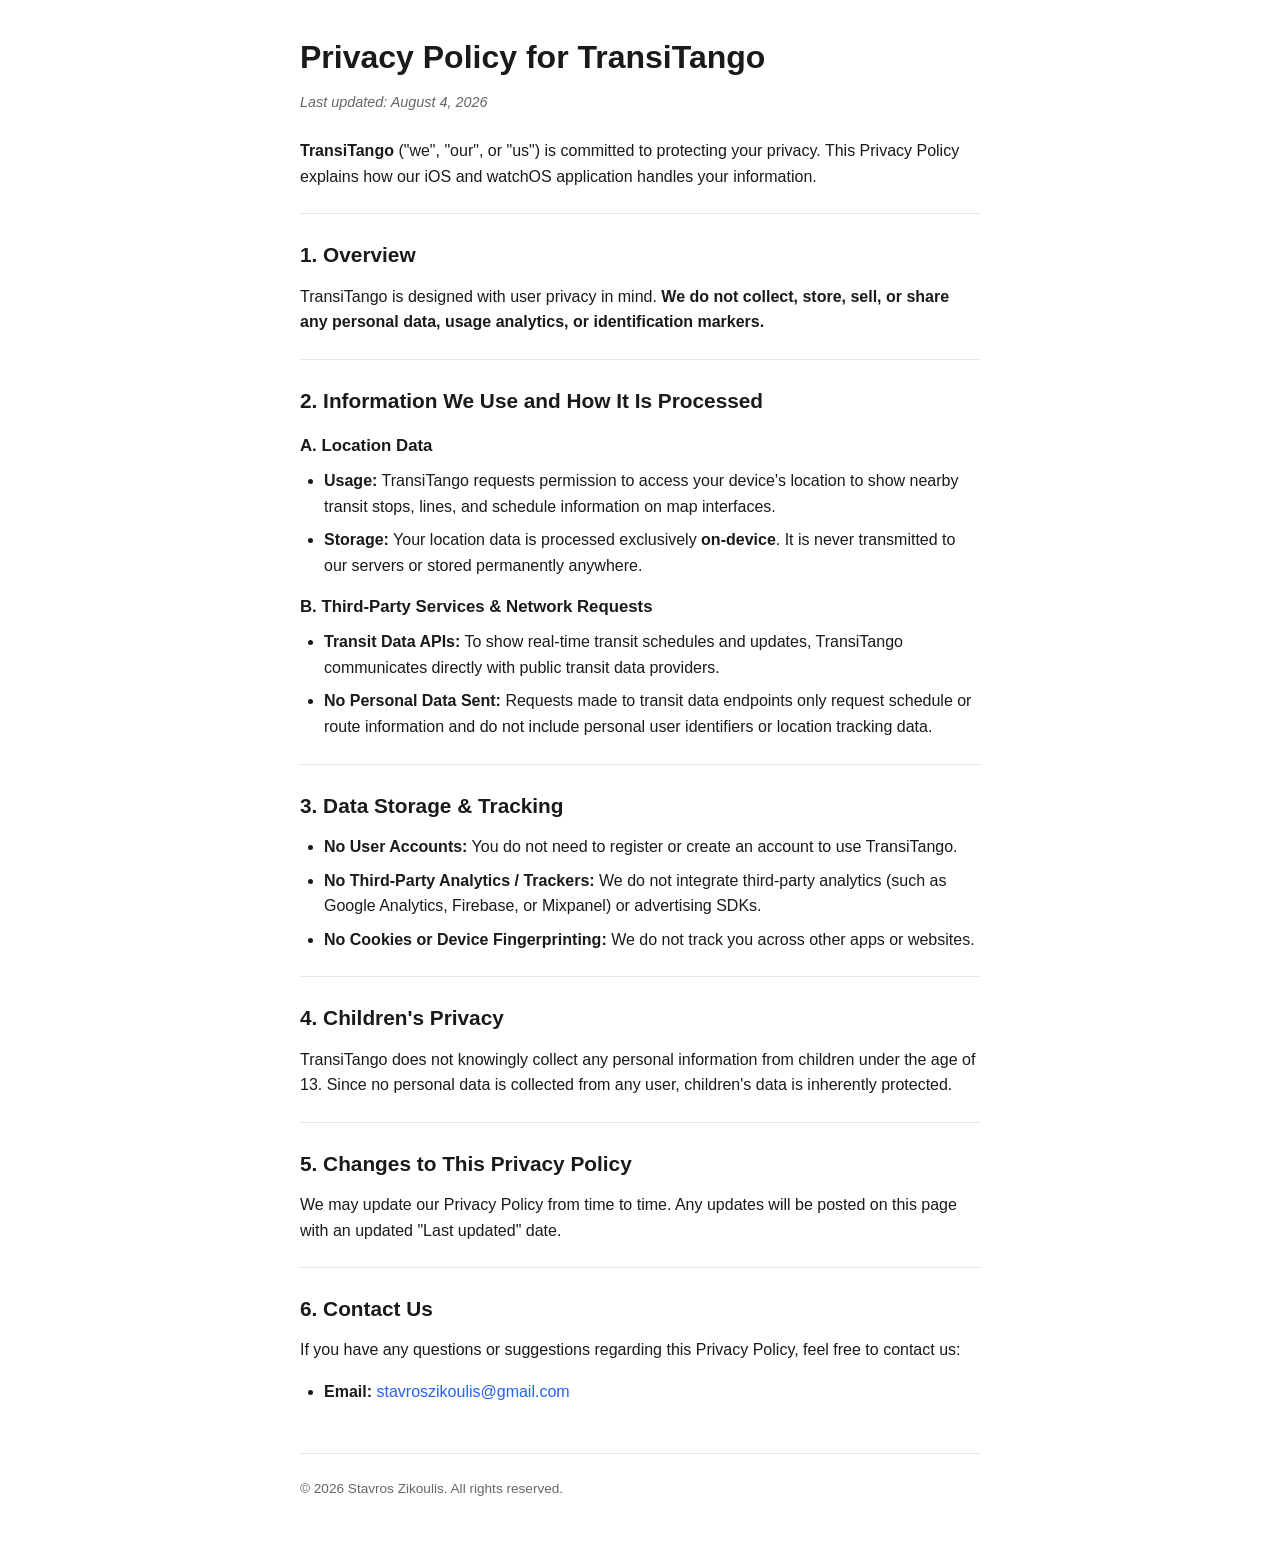
<file: index.html>
<!DOCTYPE html>
<html lang="en">

<head>
  <meta charset="UTF-8">
  <meta name="viewport" content="width=device-width, initial-scale=1.0">
  <title>Privacy Policy - TransiTango</title>
  <style>
    :root {
      --bg: #ffffff;
      --text: #1a1a1a;
      --text-muted: #666666;
      --border: #e5e7eb;
      --link: #2563eb;
    }

    @media (prefers-color-scheme: dark) {
      :root {
        --bg: #0d1117;
        --text: #c9d1d9;
        --text-muted: #8b949e;
        --border: #30363d;
        --link: #58a6ff;
      }
    }

    * {
      box-sizing: border-box;
      margin: 0;
      padding: 0;
    }

    body {
      font-family: -apple-system, BlinkMacSystemFont, "Segoe UI", Roboto, Helvetica, Arial, sans-serif;
      background-color: var(--bg);
      color: var(--text);
      line-height: 1.6;
      padding: 2rem 1rem;
    }

    .container {
      max-width: 680px;
      margin: 0 auto;
    }

    h1 {
      font-size: 2rem;
      font-weight: 700;
      margin-bottom: 0.5rem;
    }

    .date {
      color: var(--text-muted);
      font-size: 0.9rem;
      margin-bottom: 1.5rem;
    }

    hr {
      border: 0;
      border-top: 1px solid var(--border);
      margin: 1.5rem 0;
    }

    h2 {
      font-size: 1.3rem;
      font-weight: 600;
      margin-top: 1.5rem;
      margin-bottom: 0.75rem;
    }

    h3 {
      font-size: 1.05rem;
      font-weight: 600;
      margin-top: 1rem;
      margin-bottom: 0.5rem;
    }

    p {
      margin-bottom: 1rem;
    }

    ul {
      margin-left: 1.5rem;
      margin-bottom: 1rem;
    }

    li {
      margin-bottom: 0.5rem;
    }

    a {
      color: var(--link);
      text-decoration: none;
    }

    a:hover {
      text-decoration: underline;
    }

    footer {
      margin-top: 3rem;
      padding-top: 1.5rem;
      border-top: 1px solid var(--border);
      color: var(--text-muted);
      font-size: 0.85rem;
    }
  </style>
</head>

<body>
  <div class="container">
    <h1>Privacy Policy for TransiTango</h1>
    <p class="date"><em>Last updated: August 4, 2026</em></p>

    <p><strong>TransiTango</strong> ("we", "our", or "us") is committed to protecting your privacy. This Privacy Policy
      explains how our iOS and watchOS application handles your information.</p>

    <hr>

    <h2>1. Overview</h2>
    <p>TransiTango is designed with user privacy in mind. <strong>We do not collect, store, sell, or share any personal
        data, usage analytics, or identification markers.</strong></p>

    <hr>

    <h2>2. Information We Use and How It Is Processed</h2>

    <h3>A. Location Data</h3>
    <ul>
      <li><strong>Usage:</strong> TransiTango requests permission to access your device's location to show nearby
        transit stops, lines, and schedule information on map interfaces.</li>
      <li><strong>Storage:</strong> Your location data is processed exclusively <strong>on-device</strong>. It is never
        transmitted to our servers or stored permanently anywhere.</li>
    </ul>

    <h3>B. Third-Party Services & Network Requests</h3>
    <ul>
      <li><strong>Transit Data APIs:</strong> To show real-time transit schedules and updates, TransiTango communicates
        directly with public transit data providers.</li>
      <li><strong>No Personal Data Sent:</strong> Requests made to transit data endpoints only request schedule or route
        information and do not include personal user identifiers or location tracking data.</li>
    </ul>

    <hr>

    <h2>3. Data Storage & Tracking</h2>
    <ul>
      <li><strong>No User Accounts:</strong> You do not need to register or create an account to use TransiTango.</li>
      <li><strong>No Third-Party Analytics / Trackers:</strong> We do not integrate third-party analytics (such as
        Google Analytics, Firebase, or Mixpanel) or advertising SDKs.</li>
      <li><strong>No Cookies or Device Fingerprinting:</strong> We do not track you across other apps or websites.</li>
    </ul>

    <hr>

    <h2>4. Children's Privacy</h2>
    <p>TransiTango does not knowingly collect any personal information from children under the age of 13. Since no
      personal data is collected from any user, children's data is inherently protected.</p>

    <hr>

    <h2>5. Changes to This Privacy Policy</h2>
    <p>We may update our Privacy Policy from time to time. Any updates will be posted on this page with an updated "Last
      updated" date.</p>

    <hr>

    <h2>6. Contact Us</h2>
    <p>If you have any questions or suggestions regarding this Privacy Policy, feel free to contact us:</p>
    <ul>
      <li><strong>Email:</strong> <a href="mailto:stavroszikoulis@gmail.com">stavroszikoulis@gmail.com</a></li>
    </ul>

    <footer>
      <p>&copy; 2026 Stavros Zikoulis. All rights reserved.</p>
    </footer>
  </div>
</body>

</html>
</file>
